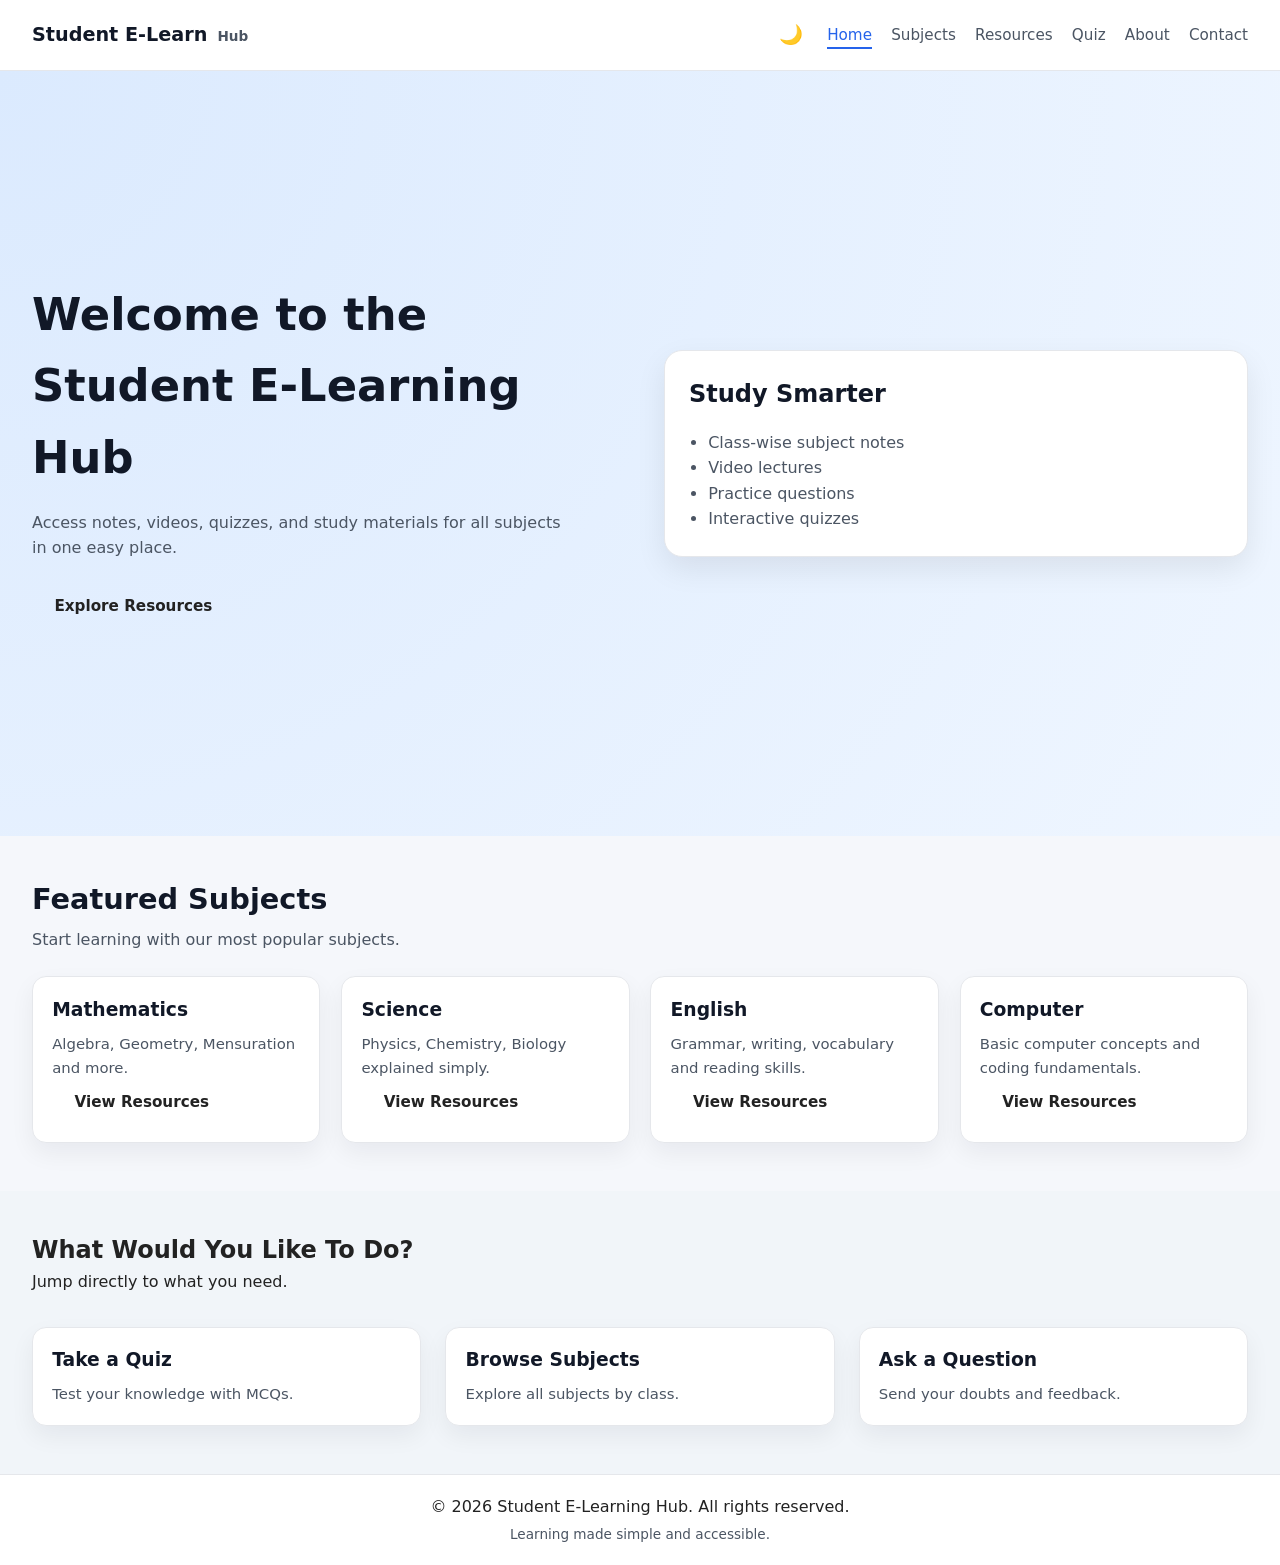
<file: index.html>
<!DOCTYPE html>
<html lang="en">
<head>
  <meta charset="UTF-8" />
  <title>Student E-Learning Hub | Home</title>
  <meta name="viewport" content="width=device-width, initial-scale=1.0" />
  <link rel="stylesheet" href="style.css" />
</head>

<body data-page="home">
  <div class="page-wrapper">

    <!-- Header -->
    <header class="header">
      <div class="container header-inner">

        <div class="logo">
          <span class="logo-main">Student E-Learn</span>
          <span class="logo-sub">Hub</span>
        </div>

        <!-- Navigation -->
        <nav>
          <div class="nav-links-wrapper">
            <button id="darkModeToggle" class="dark-toggle">🌙</button>
            <ul class="nav-links">
              <li><a href="index.html" class="active">Home</a></li>
              <li><a href="subjects.html">Subjects</a></li>
              <li><a href="resources.html">Resources</a></li>
              <li><a href="quiz.html">Quiz</a></li>
              <li><a href="about.html">About</a></li>
              <li><a href="contact.html">Contact</a></li>
            </ul>
          </div>
        </nav>

      </div>
    </header>

    <!-- Hero Section -->
    <main>
      <section class="hero">
        <div class="container hero-inner">

          <div class="hero-text">
            <h1>Welcome to the Student E-Learning Hub</h1>
            <p>
              Access notes, videos, quizzes, and study materials for all subjects in one easy place.
            </p>
            <a href="resources.html" class="btn btn-accent hero-cta">
              Explore Resources
            </a>
          </div>

          <div class="hero-illustration">
            <div class="hero-card">
              <h2>Study Smarter</h2>
              <ul>
                <li>Class-wise subject notes</li>
                <li>Video lectures</li>
                <li>Practice questions</li>
                <li>Interactive quizzes</li>
              </ul>
            </div>
          </div>

        </div>
      </section>

      <!-- Featured Subjects -->
      <section class="section">
        <div class="container">
          <div class="section-header">
            <h2>Featured Subjects</h2>
            <p>Start learning with our most popular subjects.</p>
          </div>

          <div class="card-grid">

            <article class="card subject-card">
              <h3>Mathematics</h3>
              <p>Algebra, Geometry, Mensuration and more.</p>
              <a href="resources.html#math" class="btn btn-outline">View Resources</a>
            </article>

            <article class="card subject-card">
              <h3>Science</h3>
              <p>Physics, Chemistry, Biology explained simply.</p>
              <a href="resources.html#science" class="btn btn-outline">View Resources</a>
            </article>

            <article class="card subject-card">
              <h3>English</h3>
              <p>Grammar, writing, vocabulary and reading skills.</p>
              <a href="resources.html#english" class="btn btn-outline">View Resources</a>
            </article>

            <article class="card subject-card">
              <h3>Computer</h3>
              <p>Basic computer concepts and coding fundamentals.</p>
              <a href="resources.html#computer" class="btn btn-outline">View Resources</a>
            </article>

          </div>
        </div>
      </section>

      <!-- Quick Links -->
      <section class="section section-alt">
        <div class="container quick-links">

          <div class="quick-links-info">
            <h2>What Would You Like To Do?</h2>
            <p>Jump directly to what you need.</p>
          </div>

          <div class="quick-links-grid">
            <a href="quiz.html" class="quick-link-card card">
              <h3>Take a Quiz</h3>
              <p>Test your knowledge with MCQs.</p>
            </a>

            <a href="subjects.html" class="quick-link-card card">
              <h3>Browse Subjects</h3>
              <p>Explore all subjects by class.</p>
            </a>

            <a href="contact.html" class="quick-link-card card">
              <h3>Ask a Question</h3>
              <p>Send your doubts and feedback.</p>
            </a>
          </div>

        </div>
      </section>
    </main>

    <!-- Footer -->
    <footer class="footer">
      <div class="container footer-inner">
        <p>&copy; <span id="year"></span> Student E-Learning Hub. All rights reserved.</p>
        <p class="footer-small">Learning made simple and accessible.</p>
      </div>
    </footer>

  </div>

  <script src="script.js"></script>
</body>
</html>
</file>
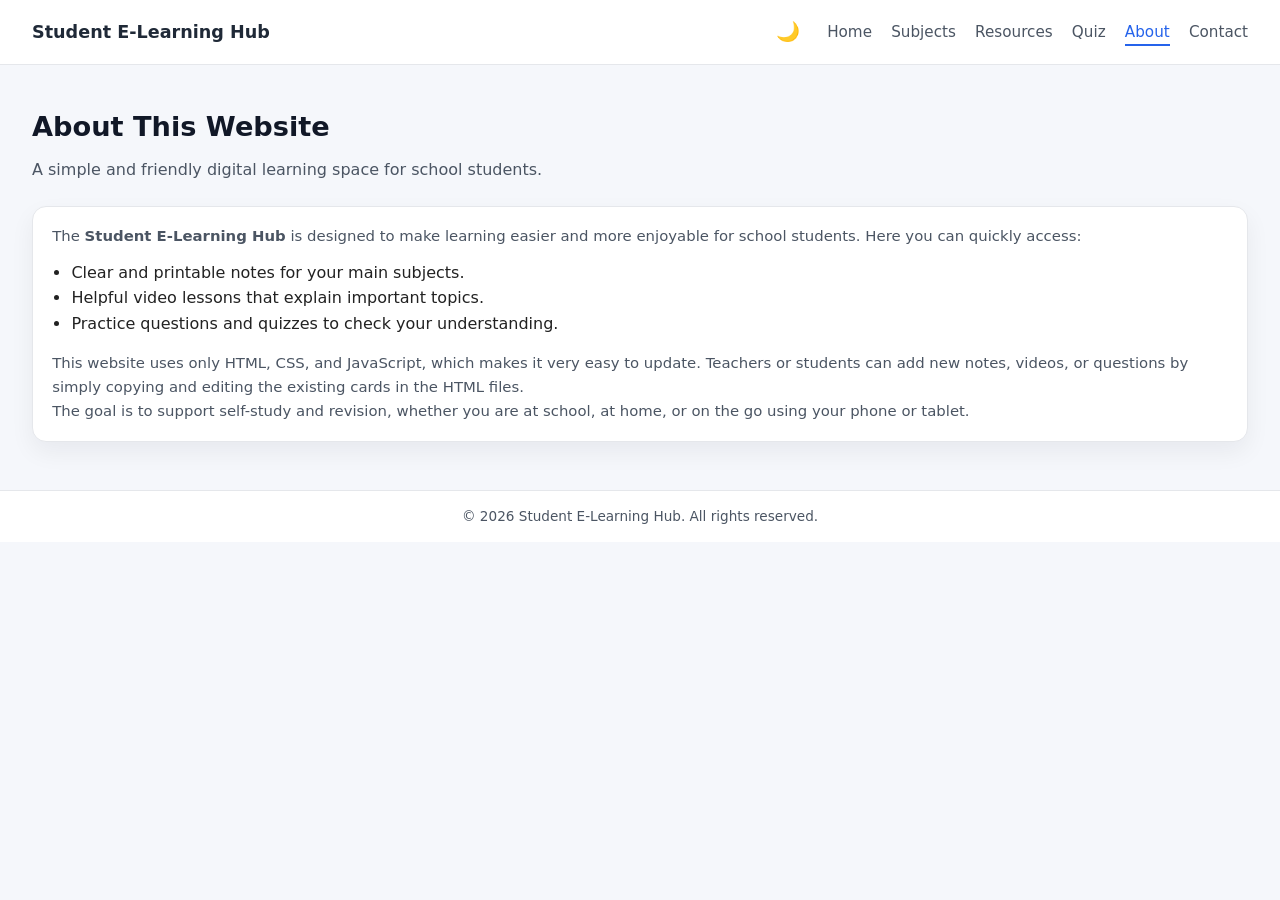
<file: about.html>
<!DOCTYPE html>
<html lang="en">
<head>
  <meta charset="UTF-8" />
  <title>Student E-Learning Hub | About</title>
  <meta name="viewport" content="width=device-width, initial-scale=1.0" />
  <link rel="stylesheet" href="style.css" />
</head>
<body>
  <header class="main-header">
    <div class="container nav-container">
      <div class="logo">Student E-Learning Hub</div>
      <nav>
        <ul class="nav-links">
          <button id="darkModeToggle" class="dark-toggle">🌙</button>
          <li><a href="index.html">Home</a></li>
          <li><a href="subjects.html">Subjects</a></li>
          <li><a href="resources.html">Resources</a></li>
          <li><a href="quiz.html">Quiz</a></li>
          <li><a href="about.html" class="active">About</a></li>
          <li><a href="contact.html">Contact</a></li>
        </ul>
      </nav>
    </div>
  </header>

  <main class="section">
    <div class="container">
      <h1 class="section-title">About This Website</h1>
      <p class="section-subtitle">
        A simple and friendly digital learning space for school students.
      </p>

      <div class="card about-card">
        <p>
          The <strong>Student E-Learning Hub</strong> is designed to make learning easier and
          more enjoyable for school students. Here you can quickly access:
        </p>
        <ul>
          <li>Clear and printable notes for your main subjects.</li>
          <li>Helpful video lessons that explain important topics.</li>
          <li>Practice questions and quizzes to check your understanding.</li>
        </ul>
        <p>
          This website uses only HTML, CSS, and JavaScript, which makes it
          very easy to update. Teachers or students can add new notes, videos,
          or questions by simply copying and editing the existing cards in the
          HTML files.
        </p>
        <p>
          The goal is to support self-study and revision, whether you are at
          school, at home, or on the go using your phone or tablet.
        </p>
      </div>
    </div>
  </main>

  <footer class="main-footer">
    <div class="container">
      <p>&copy; <span id="year"></span> Student E-Learning Hub. All rights reserved.</p>
    </div>
  </footer>

  <script src="script.js"></script>
</body>
</html>
</file>
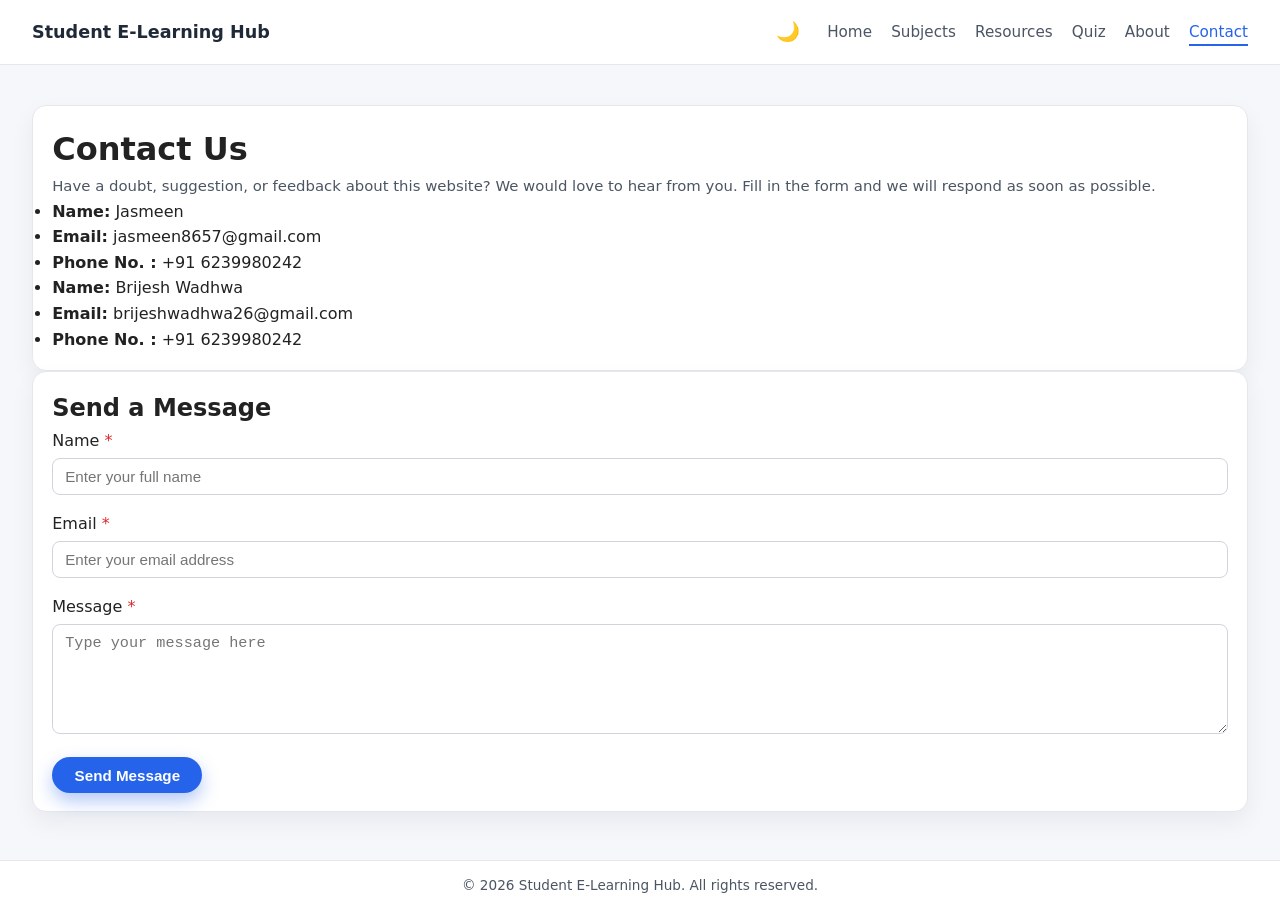
<file: contact.html>
<!DOCTYPE html>
<html lang="en">
<head>
  <meta charset="UTF-8" />
  <title>Student E-Learning Hub | Contact</title>
  <meta name="viewport" content="width=device-width, initial-scale=1.0" />
  <link rel="stylesheet" href="style.css" />
</head>
<body>
  <header class="main-header">
    <div class="container nav-container">
      <div class="logo">Student E-Learning Hub</div>
      <nav>
        <ul class="nav-links">
          <button id="darkModeToggle" class="dark-toggle">🌙</button>
          <li><a href="index.html">Home</a></li>
          <li><a href="subjects.html">Subjects</a></li>
          <li><a href="resources.html">Resources</a></li>
          <li><a href="quiz.html">Quiz</a></li>
          <li><a href="about.html">About</a></li>
          <li><a href="contact.html" class="active">Contact</a></li>
        </ul>
      </nav>
    </div>
  </header>

  <main class="section">
    <div class="container contact-layout">
      <!-- Contact Info Section -->
      <div class="contact-info card">
        <h1>Contact Us</h1>
        <p>
          Have a doubt, suggestion, or feedback about this website? We would love to hear from you.
          Fill in the form and we will respond as soon as possible.
        </p>
        <ul>
          <li><strong>Name:</strong> Jasmeen</li>
          <li><strong>Email:</strong> jasmeen8657@gmail.com</li>
          <li><strong>Phone No. :</strong> +91 6239980242</li>


          

          <li><strong>Name:</strong> Brijesh Wadhwa </li>
          <li><strong>Email:</strong> brijeshwadhwa26@gmail.com</li>
          <li><strong>Phone No. :</strong> +91 6239980242</li>
        </ul>
      </div>

      <!-- Contact Form Section -->
      <div class="contact-form-wrapper card">
        <h2>Send a Message</h2>
        <form id="contact-form" novalidate>
          <div class="form-group">
            <label for="name">Name <span class="required">*</span></label>
            <input type="text" id="name" name="name" placeholder="Enter your full name" required>
            <small class="error-message" id="name-error"></small>
          </div>

          <div class="form-group">
            <label for="email">Email <span class="required">*</span></label>
            <input type="email" id="email" name="email" placeholder="Enter your email address" required>
            <small class="error-message" id="email-error"></small>
          </div>

          <div class="form-group">
            <label for="message">Message <span class="required">*</span></label>
            <textarea id="message" name="message" rows="5" placeholder="Type your message here" required></textarea>
            <small class="error-message" id="message-error"></small>
          </div>

          <button type="submit" class="btn primary-btn">Send Message</button>
          <p id="contact-success" class="success-message" aria-live="polite"></p>
        </form>
      </div>
    </div>
  </main>

  <footer class="main-footer">
    <div class="container">
      <p>&copy; <span id="year"></span> Student E-Learning Hub. All rights reserved.</p>
    </div>
  </footer>

  <script src="script.js"></script>
</body>
</html>
</file>
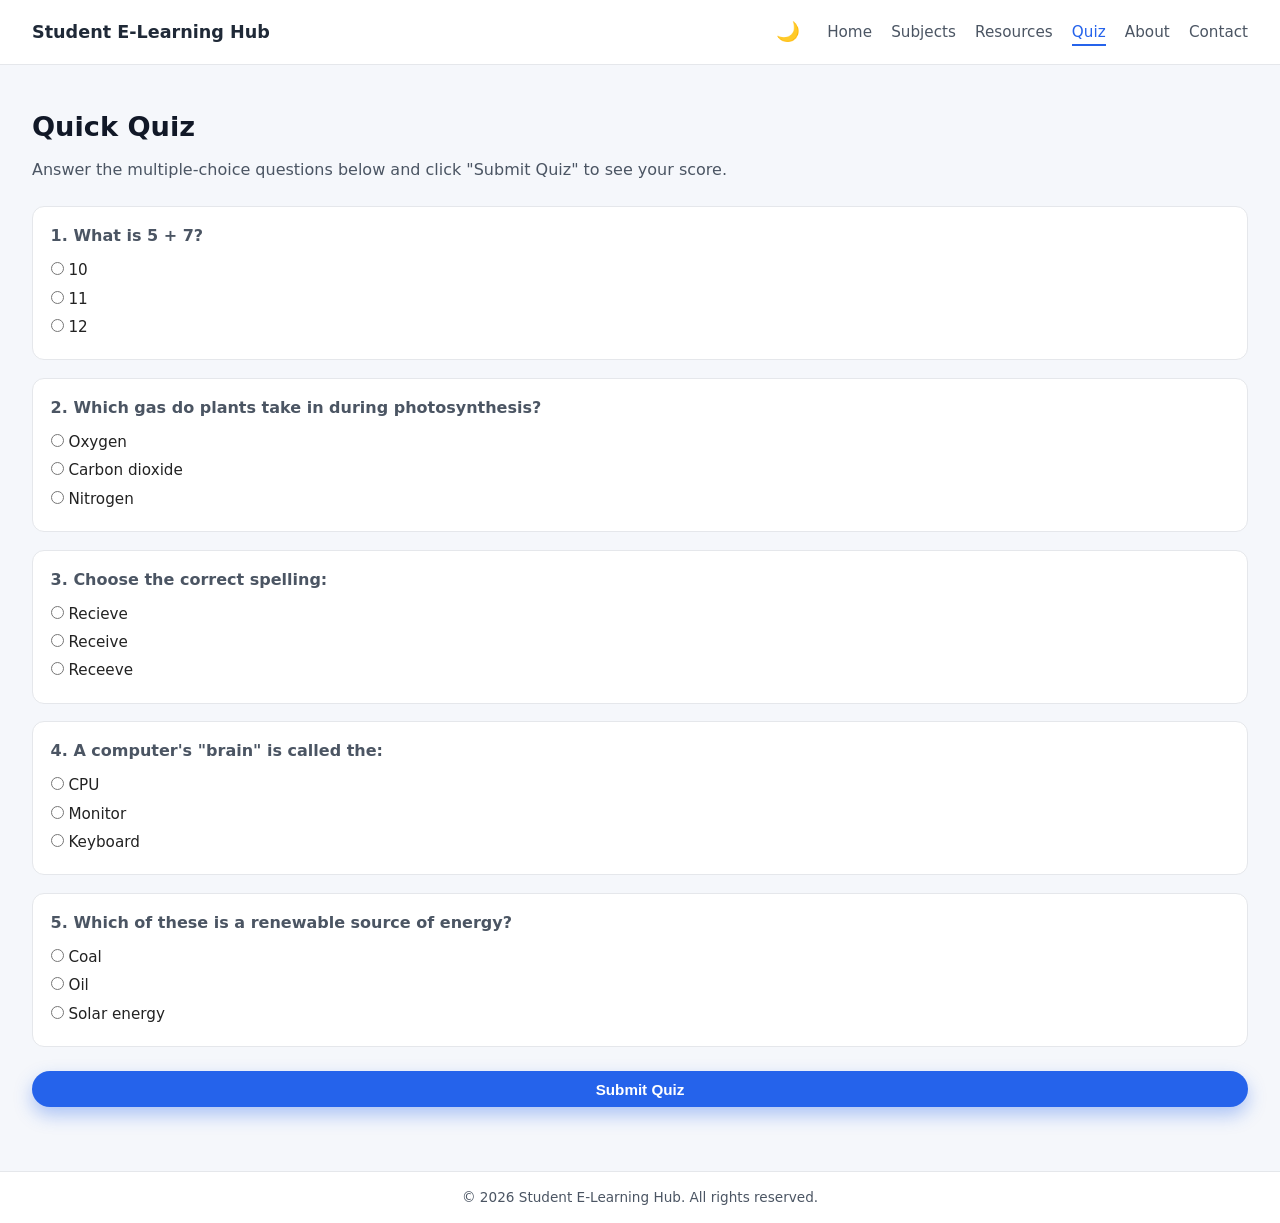
<file: quiz.html>
<!DOCTYPE html>
<html lang="en">
<head>
  <meta charset="UTF-8" />
  <title>Student E-Learning Hub | Quiz</title>
  <meta name="viewport" content="width=device-width, initial-scale=1.0" />
  <link rel="stylesheet" href="style.css" />
</head>
<body>
  <header class="main-header">
    <div class="container nav-container">
      <div class="logo">Student E-Learning Hub</div>
      <nav>
        <ul class="nav-links">
          <button id="darkModeToggle" class="dark-toggle">🌙</button>
          <li><a href="index.html">Home</a></li>
          <li><a href="subjects.html">Subjects</a></li>
          <li><a href="resources.html">Resources</a></li>
          <li><a href="quiz.html" class="active">Quiz</a></li>
          <li><a href="about.html">About</a></li>
          <li><a href="contact.html">Contact</a></li>
        </ul>
      </nav>
    </div>
  </header>

  <main class="section">
    <div class="container">
      <h1 class="section-title">Quick Quiz</h1>
      <p class="section-subtitle">
        Answer the multiple-choice questions below and click "Submit Quiz" to see your score.
      </p>

      <!-- To ADD new questions:
           1. Add a new block like the ones below inside the form.
           2. Change the question text and answer options.
           3. Update the correct answer in script.js (see "Quiz Section"). -->
      <form id="quiz-form" class="quiz-form">
        <div class="quiz-question">
          <p><strong>1. What is 5 + 7?</strong></p>
          <label><input type="radio" name="q1" value="a" /> 10</label>
          <label><input type="radio" name="q1" value="b" /> 11</label>
          <label><input type="radio" name="q1" value="c" /> 12</label>
        </div>

        <div class="quiz-question">
          <p><strong>2. Which gas do plants take in during photosynthesis?</strong></p>
          <label><input type="radio" name="q2" value="a" /> Oxygen</label>
          <label><input type="radio" name="q2" value="b" /> Carbon dioxide</label>
          <label><input type="radio" name="q2" value="c" /> Nitrogen</label>
        </div>

        <div class="quiz-question">
          <p><strong>3. Choose the correct spelling:</strong></p>
          <label><input type="radio" name="q3" value="a" /> Recieve</label>
          <label><input type="radio" name="q3" value="b" /> Receive</label>
          <label><input type="radio" name="q3" value="c" /> Receeve</label>
        </div>

        <div class="quiz-question">
          <p><strong>4. A computer's "brain" is called the:</strong></p>
          <label><input type="radio" name="q4" value="a" /> CPU</label>
          <label><input type="radio" name="q4" value="b" /> Monitor</label>
          <label><input type="radio" name="q4" value="c" /> Keyboard</label>
        </div>

        <div class="quiz-question">
          <p><strong>5. Which of these is a renewable source of energy?</strong></p>
          <label><input type="radio" name="q5" value="a" /> Coal</label>
          <label><input type="radio" name="q5" value="b" /> Oil</label>
          <label><input type="radio" name="q5" value="c" /> Solar energy</label>
        </div>

        <button type="submit" class="btn primary-btn quiz-submit-btn">Submit Quiz</button>
      </form>

      <div id="quiz-result" class="quiz-result" aria-live="polite"></div>
    </div>
  </main>

  <footer class="main-footer">
    <div class="container">
      <p>&copy; <span id="year"></span> Student E-Learning Hub. All rights reserved.</p>
    </div>
  </footer>

  <script src="script.js"></script>
</body>
</html>
</file>
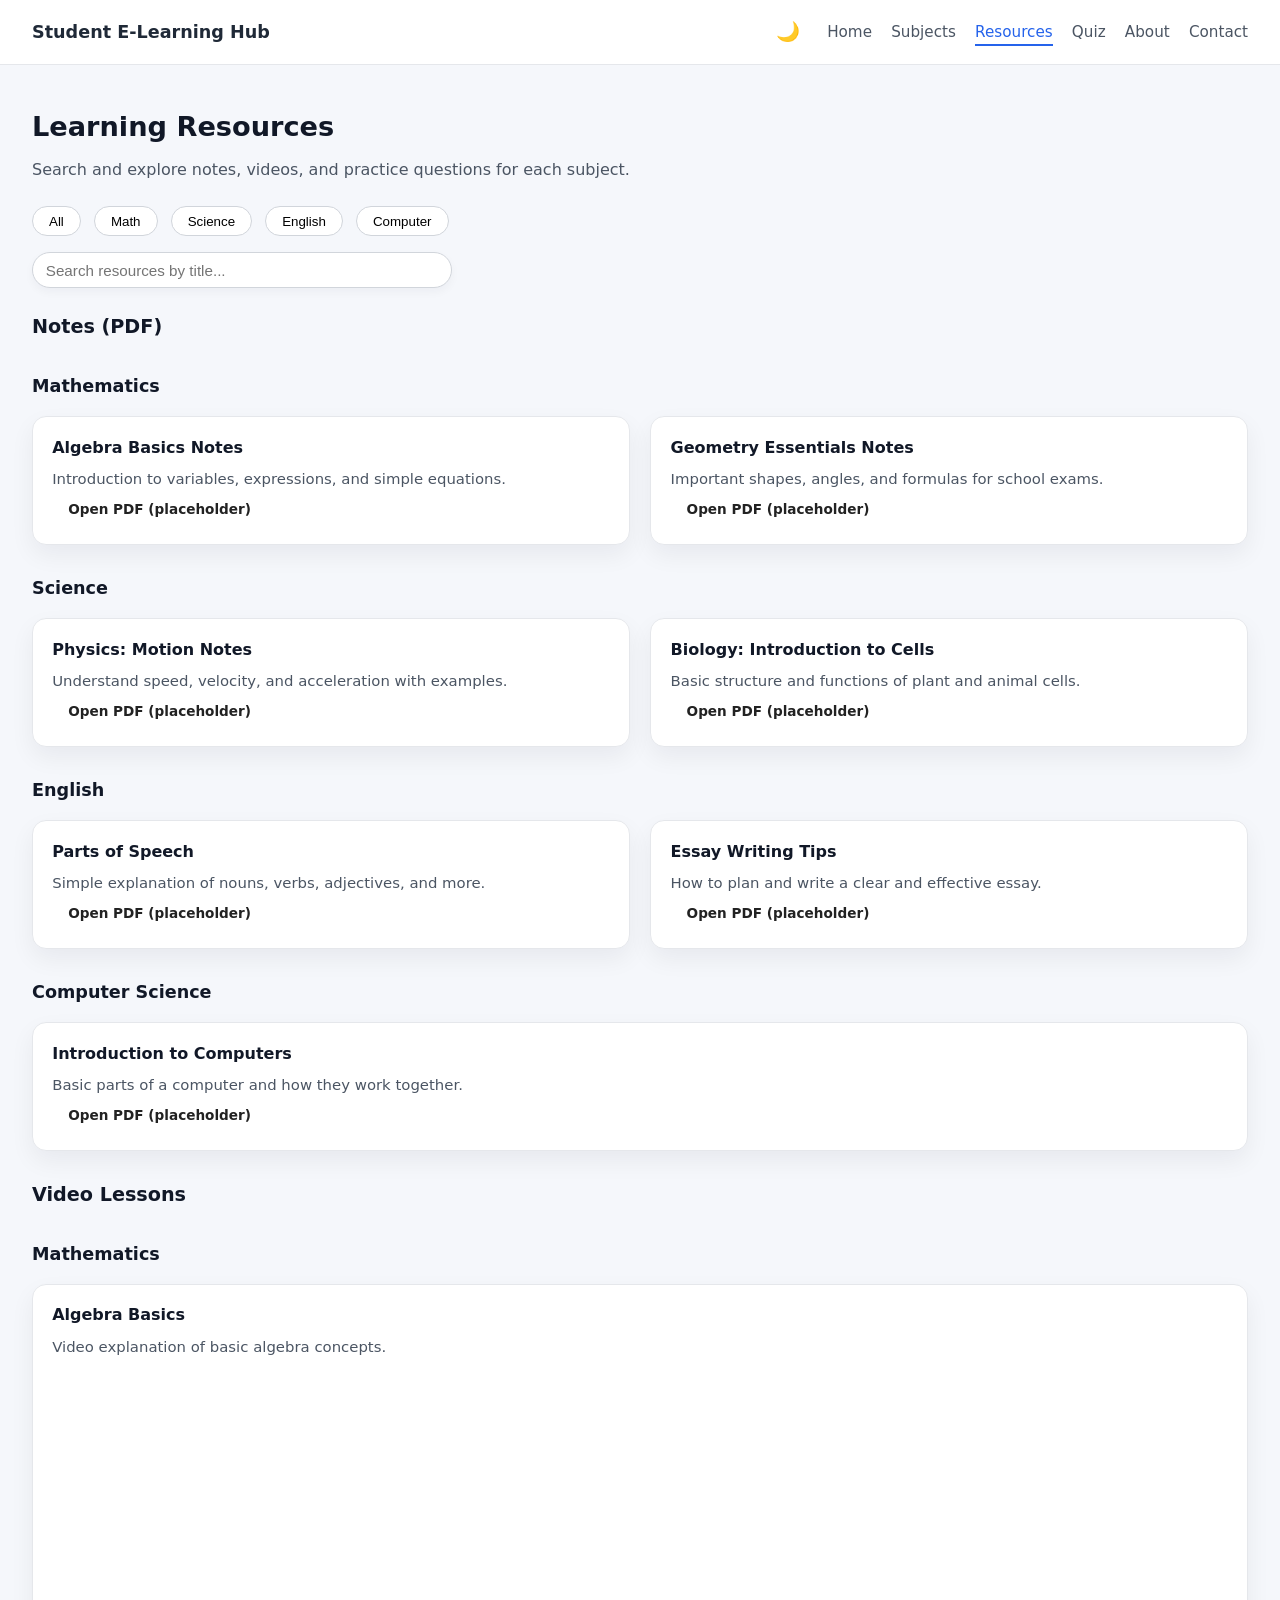
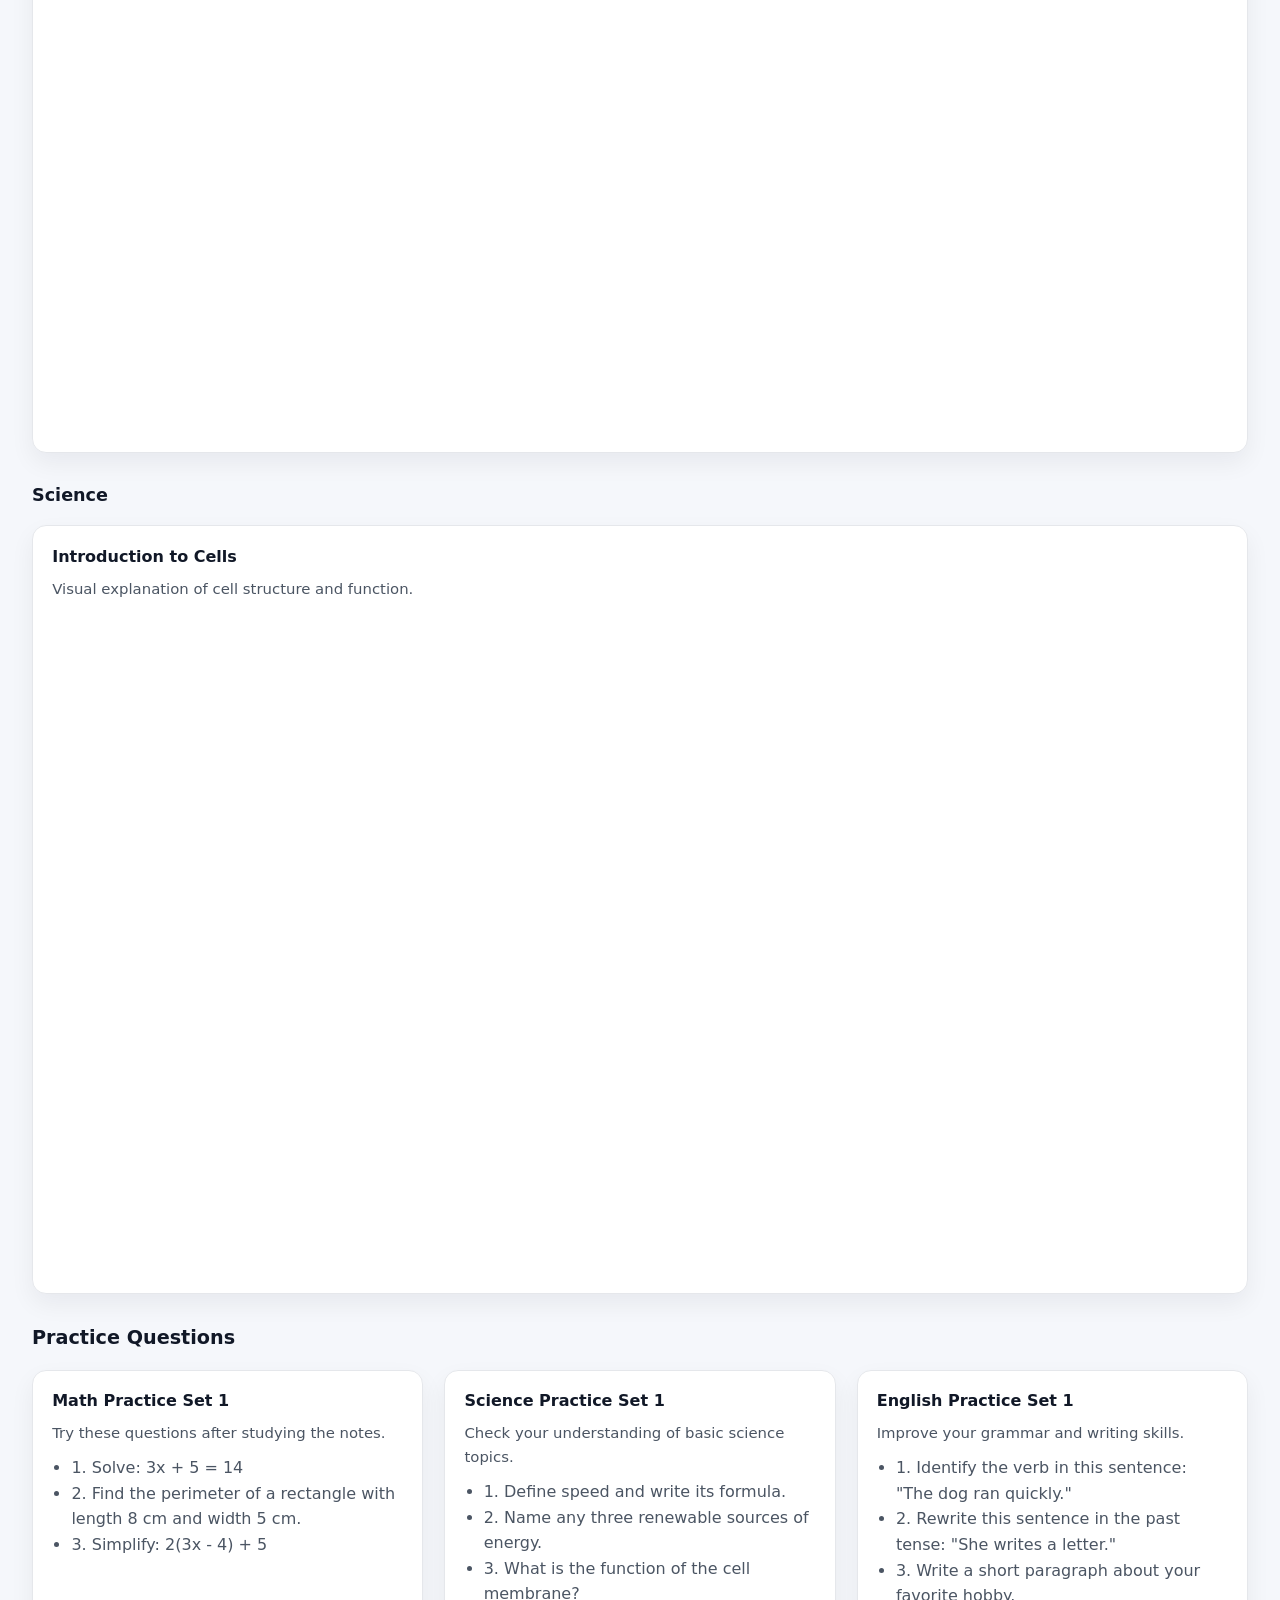
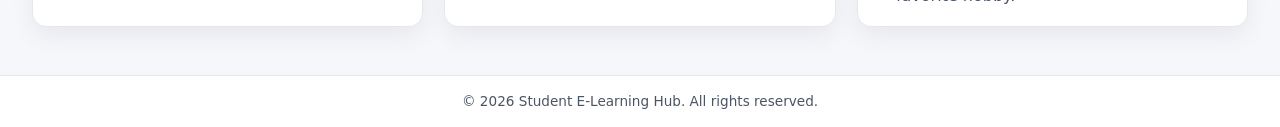
<file: resources.html>
<!DOCTYPE html>
<html lang="en">
<head>
  <meta charset="UTF-8" />
  <title>Student E-Learning Hub | Resources</title>
  <meta name="viewport" content="width=device-width, initial-scale=1.0" />
  <link rel="stylesheet" href="style.css" />
</head>
<body>
  <header class="main-header">
    <div class="container nav-container">
      <div class="logo">Student E-Learning Hub</div>
      <nav>
        <ul class="nav-links">
          <button id="darkModeToggle" class="dark-toggle">🌙</button>
          <li><a href="index.html">Home</a></li>
          <li><a href="subjects.html">Subjects</a></li>
          <li><a href="resources.html" class="active">Resources</a></li>
          <li><a href="quiz.html">Quiz</a></li>
          <li><a href="about.html">About</a></li>
          <li><a href="contact.html">Contact</a></li>
        </ul>
      </nav>
    </div>
  </header>

  <main class="section">
    <div class="container">
      <h1 class="section-title">Learning Resources</h1>
      <p class="section-subtitle">
        Search and explore notes, videos, and practice questions for each subject.
      </p>
      

      <div class="filter-buttons">
        <button class="filter-btn" data-filter="all">All</button>
        <button class="filter-btn" data-filter="math">Math</button>
        <button class="filter-btn" data-filter="science">Science</button>
        <button class="filter-btn" data-filter="english">English</button>
        <button class="filter-btn" data-filter="computer">Computer</button>
      </div>




      
      <!-- Search bar: filters resource cards by their title text -->
      <div class="search-bar">
        <input
          type="text"
          id="resource-search"
          placeholder="Search resources by title..."
          aria-label="Search resources by title"
        />
      </div>

      <!-- NOTES SECTION -->
      <!-- To ADD a new notes resource:
           1. Copy one ".resource-card" block inside the correct subject section.
           2. Change the title, description, and link.
           3. Optionally update data-subject for filtering by subject later. -->
      <section id="notes">
        <h2 class="section-subtitle-alt">Notes (PDF)</h2>

        <!-- Math Notes -->
        <h3 id="math" class="subject-heading">Mathematics</h3>
        <div class="card-grid">
          <div class="card resource-card" data-title="Algebra Basics Notes" data-subject="math">
            <h4>Algebra Basics Notes</h4>
            <p>Introduction to variables, expressions, and simple equations.</p>
            <a href="pdf/A Quick Algebra Review.pdf" class="btn small-btn">Open PDF (placeholder)</a>
          </div>
          <div class="card resource-card" data-title="Geometry Essentials Notes" data-subject="math">
            <h4>Geometry Essentials Notes</h4>
            <p>Important shapes, angles, and formulas for school exams.</p>
            <a href="pdf/KGBV_Teacher_in_Mathematics_Book-II(Code-23078).pdf" class="btn small-btn">Open PDF (placeholder)</a>
          </div>
        </div>

        <!-- Science Notes -->
        <h3 id="science" class="subject-heading">Science</h3>
        <div class="card-grid">
          <div class="card resource-card" data-title="Physics Motion Notes" data-subject="science">
            <h4>Physics: Motion Notes</h4>
            <p>Understand speed, velocity, and acceleration with examples.</p>
            <a href="pdf/Motion.pdf" class="btn small-btn">Open PDF (placeholder)</a>
          </div>
          <div class="card resource-card" data-title="Introduction to Cells Notes" data-subject="science">
            <h4>Biology: Introduction to Cells</h4>
            <p>Basic structure and functions of plant and animal cells.</p>
            <a href="pdf/Cell_Basics.pdf" class="btn small-btn">Open PDF (placeholder)</a>
          </div>
        </div>

        <!-- English Notes -->
        <h3 id="english" class="subject-heading">English</h3>
        <div class="card-grid">
          <div class="card resource-card" data-title="Parts of Speech Notes" data-subject="english">
            <h4>Parts of Speech</h4>
            <p>Simple explanation of nouns, verbs, adjectives, and more.</p>
            <a href="pdf/JELT640406.pdf" class="btn small-btn">Open PDF (placeholder)</a>
          </div>
          <div class="card resource-card" data-title="Essay Writing Tips Notes" data-subject="english">
            <h4>Essay Writing Tips</h4>
            <p>How to plan and write a clear and effective essay.</p>
            <a href="pdf/Essay Writing Tips for Students.pdf" class="btn small-btn">Open PDF (placeholder)</a>
          </div>
        </div>

        <!-- Computer Science Notes -->
        <h3 id="computer" class="subject-heading">Computer Science</h3>
        <div class="card-grid">
          <div class="card resource-card" data-title="Introduction to Computers Notes" data-subject="computer">
            <h4>Introduction to Computers</h4>
            <p>Basic parts of a computer and how they work together.</p>
            <a href="pdf/BCS101 -FOCP.pdf" class="btn small-btn">Open PDF (placeholder)</a>
          </div>
        </div>
      </section>

      <!-- VIDEOS SECTION -->
      <!-- To ADD a new video:
           1. Copy one ".resource-card" inside the correct subject group.
           2. Change the title, description, and YouTube embed URL. -->
      <section id="videos" class="section-top-margin">
        <h2 class="section-subtitle-alt">Video Lessons</h2>

        <!-- Math Videos -->
        <h3 class="subject-heading">Mathematics</h3>
        <div class="card-grid">
          <div class="card resource-card" data-title="Algebra Basics Video" data-subject="math">
            <h4>Algebra Basics</h4>
            <p>Video explanation of basic algebra concepts.</p>
            <div class="video-wrapper">
              <!-- Replace src with any YouTube embed link you like -->
              <iframe
              src="https://www.youtube.com/embed/NybHckSEQBI"
              title="Algebra Basics Video"
              frameborder="0"
              allow="accelerometer; autoplay; clipboard-write; encrypted-media; gyroscope; picture-in-picture"
              allowfullscreen>
            </iframe>
            </div>
          </div>
        </div>

        <!-- Science Videos -->
        <h3 class="subject-heading">Science</h3>
        <div class="card-grid">
          <div class="card resource-card" data-title="Introduction to Cells Video" data-subject="science">
            <h4>Introduction to Cells</h4>
            <p>Visual explanation of cell structure and function.</p>
            <div class="video-wrapper">
              <iframe
                src="https://www.youtube.com/embed/t5DvF5OVr1Y&t"
                title="Introduction to Cells Video"
                frameborder="0"
                allow="accelerometer; autoplay; clipboard-write; encrypted-media; gyroscope; picture-in-picture"
                allowfullscreen
              ></iframe>
            </div>
          </div>
        </div>
      </section>

      <!-- PRACTICE QUESTIONS SECTION -->
      <!-- To ADD questions:
           1. Copy one ".resource-card" block.
           2. Edit the list items to change questions. -->
      <section id="practice" class="section-top-margin">
        <h2 class="section-subtitle-alt">Practice Questions</h2>

        <div class="card-grid">
          <div class="card resource-card" data-title="Math Practice Set 1" data-subject="math">
            <h4>Math Practice Set 1</h4>
            <p>Try these questions after studying the notes.</p>
            <ul class="question-list">
              <li>1. Solve: 3x + 5 = 14</li>
              <li>2. Find the perimeter of a rectangle with length 8 cm and width 5 cm.</li>
              <li>3. Simplify: 2(3x - 4) + 5</li>
            </ul>
          </div>

          <div class="card resource-card" data-title="Science Practice Set 1" data-subject="science">
            <h4>Science Practice Set 1</h4>
            <p>Check your understanding of basic science topics.</p>
            <ul class="question-list">
              <li>1. Define speed and write its formula.</li>
              <li>2. Name any three renewable sources of energy.</li>
              <li>3. What is the function of the cell membrane?</li>
            </ul>
          </div>

          <div class="card resource-card" data-title="English Practice Set 1" data-subject="english">
            <h4>English Practice Set 1</h4>
            <p>Improve your grammar and writing skills.</p>
            <ul class="question-list">
              <li>1. Identify the verb in this sentence: "The dog ran quickly."</li>
              <li>2. Rewrite this sentence in the past tense: "She writes a letter."</li>
              <li>3. Write a short paragraph about your favorite hobby.</li>
            </ul>
          </div>
        </div>
      </section>
    </div>
  </main>

  <footer class="main-footer">
    <div class="container">
      <p>&copy; <span id="year"></span> Student E-Learning Hub. All rights reserved.</p>
    </div>
  </footer>

  <script src="script.js"></script>
</body>
</html>
</file>
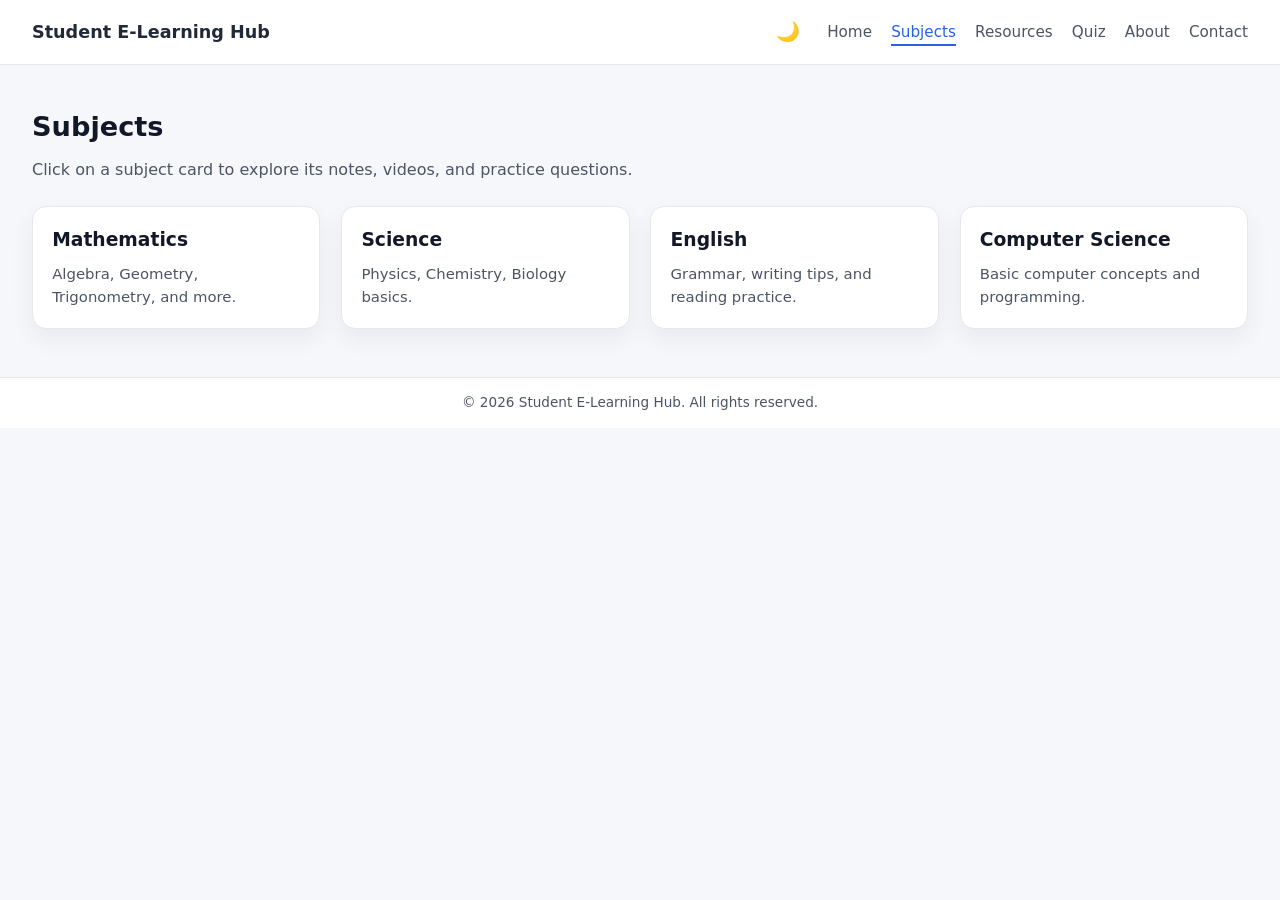
<file: subjects.html>
<!DOCTYPE html>
<html lang="en">
<head>
  <meta charset="UTF-8" />
  <title>Student E-Learning Hub | Subjects</title>
  <meta name="viewport" content="width=device-width, initial-scale=1.0" />
  <link rel="stylesheet" href="style.css" />
</head>
<body>
  <header class="main-header">
    <div class="container nav-container">
      <div class="logo">Student E-Learning Hub</div>
      <nav>
        <ul class="nav-links">
          <button id="darkModeToggle" class="dark-toggle">🌙</button>
          <li><a href="index.html">Home</a></li>
          <li><a href="subjects.html" class="active">Subjects</a></li>
          <li><a href="resources.html">Resources</a></li>
          <li><a href="quiz.html">Quiz</a></li>
          <li><a href="about.html">About</a></li>
          <li><a href="contact.html">Contact</a></li>
        </ul>
      </nav>
    </div>
  </header>

  <main class="section">
    <div class="container">
      <h1 class="section-title">Subjects</h1>
      <p class="section-subtitle">
        Click on a subject card to explore its notes, videos, and practice questions.
      </p>

      <!-- To ADD a new subject:
           1. Copy one ".subject-card" block.
           2. Change the subject name and short description.
           3. Update the "href" to point to the correct section in resources.html. -->
      <div class="card-grid">
        <a href="resources.html#math" class="card subject-card">
          <h3>Mathematics</h3>
          <p>Algebra, Geometry, Trigonometry, and more.</p>
        </a>
        <a href="resources.html#science" class="card subject-card">
          <h3>Science</h3>
          <p>Physics, Chemistry, Biology basics.</p>
        </a>
        <a href="resources.html#english" class="card subject-card">
          <h3>English</h3>
          <p>Grammar, writing tips, and reading practice.</p>
        </a>
        <a href="resources.html#computer" class="card subject-card">
          <h3>Computer Science</h3>
          <p>Basic computer concepts and programming.</p>
        </a>
      </div>
    </div>
  </main>

  <footer class="main-footer">
    <div class="container">
      <p>&copy; <span id="year"></span> Student E-Learning Hub. All rights reserved.</p>
    </div>
  </footer>

  <script src="script.js"></script>
</body>
</html>
</file>
<file: style.css>
/* ===========================
   Global Styles
   =========================== */

/* Smooth scrolling for in-page links */


:root {
  --bg-color: #f5f7fb;
  --text-color: #222;
  --card-bg: #ffffff;
  --muted-text: #4b5563;
  --heading-color: #111827;
  --border-color: #e5e7eb;
  --header-bg: #ffffff;
}



html {
    scroll-behavior: smooth;
  }
  
  * {
    box-sizing: border-box;
    margin: 0;
    padding: 0;
  }
  
  body {
    font-family: system-ui, -apple-system, BlinkMacSystemFont, "Segoe UI", sans-serif;
    background-color: var(--bg-color);
    color: var(--text-color);
    line-height: 1.6;
  }
  
  /* Container for consistent page width */
  .container {
    width: 95%;
    max-width: 1400px;   /* increased from 1100px */
    margin: 0 auto;
  }
  /* Links and buttons */
  a {
    text-decoration: none;
    color: inherit;
  }
  
  .btn {
    display: inline-block;
    padding: 0.6rem 1.4rem;
    border-radius: 999px;
    border: none;
    cursor: pointer;
    font-weight: 600;
    font-size: 0.95rem;
    transition: background-color 0.2s ease, color 0.2s ease, transform 0.15s ease,
      box-shadow 0.15s ease;
  }
  
  .primary-btn {
    background-color: #2563eb;
    color: #fff;
    box-shadow: 0 8px 18px rgba(37, 99, 235, 0.35);
  }
  
  .primary-btn:hover {
    background-color: #1d4ed8;
    transform: translateY(-2px);
    box-shadow: 0 10px 24px rgba(37, 99, 235, 0.45);
  }
  
  .secondary-btn {
    background-color: #fff;
    color: #2563eb;
    border: 1px solid #d1d5db;
  }
  
  .secondary-btn:hover {
    background-color: #eff6ff;
    transform: translateY(-2px);
  }
  
  .small-btn {
    padding: 0.4rem 1rem;
    font-size: 0.85rem;
  }
  
  /* ===========================
     Header & Navigation
     =========================== */
  
  .main-header {
    background-color: #ffffff;
    border-bottom: 1px solid #e5e7eb;
    position: sticky;
    top: 0;
    z-index: 1000;
  }
  
  .nav-container {
    display: flex;
    align-items: center;
    justify-content: space-between;
    gap: 1rem;
    height: 64px;
  }
  
  .logo {
    font-weight: 800;
    color: #1f2937;
    font-size: 1.1rem;
  }
  
  .nav-links {
    list-style: none;
    display: flex;
    gap: 1.2rem;
  }
  
  .nav-links a {
    font-size: 0.95rem;
    color: #4b5563;
    padding-bottom: 0.15rem;
    border-bottom: 2px solid transparent;
    transition: color 0.2s ease, border-color 0.2s ease;
  }
  
  .nav-links a:hover {
    color: #1f2937;
  }
  
  .nav-links a.active {
    color: #2563eb;
    border-color: #2563eb;
  }
  
  /* ===========================
     Hero Section (Home)
     =========================== */
    .hero {
      background: radial-gradient(circle at top left, #dbeafe, #eff6ff);
    }


  body.dark-mode .hero {
    background: radial-gradient(circle at top left, #1e293b, #0f172a);
  }
  
  .hero-content {
    display: flex;
    align-items: center;
    justify-content: center;
    min-height: 260px;
  }
  
  .hero h1 {
    font-size: clamp(2rem, 3vw + 1rem, 2.8rem);
    margin-bottom: 1rem;
    color: var(--heading-color);
  }
  
  .hero p {
    max-width: 540px;
    color: var(--muted-text);
    margin-bottom: 1.5rem;
  }
  
  .hero-buttons {
    display: flex;
    gap: 0.8rem;
    flex-wrap: wrap;
  }
  
  /* ===========================
     Sections & Cards
     =========================== */
  
  .section {
    padding: 2.5rem 0 3rem;
  }
  
  .section-title {
    font-size: 1.7rem;
    margin-bottom: 0.5rem;
    color: var(--heading-color);
  }
  
  .section-subtitle {
    color: var(--muted-text);
    margin-bottom: 1.5rem;
  }
  
  .section-subtitle-alt {
    font-size: 1.2rem;
    margin: 1.5rem 0 0.75rem;
    color: var(--heading-color);
  }
  
  .section-top-margin {
    margin-top: 1.8rem;
  }
  
  .card-grid {
    display: grid;
    grid-template-columns: repeat(auto-fit, minmax(260px, 1fr));
    gap: 1.3rem;
    margin-top: 1rem;
  }
  
  .card {
    background-color: var(--card-bg);
    border: 1px solid var(--border-color);
    border-radius: 14px;
    padding: 1.1rem 1.2rem;
    box-shadow: 0 10px 24px rgba(15, 23, 42, 0.06);
    transition: transform 0.15s ease, box-shadow 0.15s ease, border-color 0.15s ease;
  }
  
  .card:hover {
    transform: translateY(-4px);
    box-shadow: 0 16px 32px rgba(15, 23, 42, 0.12);
    border-color: #c7d2fe;
  }
  
  .card h3,
  .card h4 {
    margin-bottom: 0.5rem;
    color: var(--heading-color);
  }
  
  .card p {
    font-size: 0.93rem;
    color: var(--muted-text);
  }
  
  /* Subject headings inside resources */
  .subject-heading {
    margin-top: 1.8rem;
    margin-bottom: 0.6rem;
    font-size: 1.1rem;
    color: var(--heading-color);
  }
  
  /* Question lists */
  .question-list {
    list-style: disc;
    padding-left: 1.2rem;
    margin-top: 0.6rem;
    color: var(--muted-text); 
  }
  
  /* ===========================
     Search Bar (Resources)
     =========================== */
  
  .search-bar {
    margin: 1rem 0 1.5rem;
  }
  
  #resource-search {
    width: 100%;
    max-width: 420px;
    padding: 0.55rem 0.8rem;
    border-radius: 999px;
    border: 1px solid #d1d5db;
    outline: none;
    font-size: 0.95rem;
    box-shadow: 0 4px 10px rgba(15, 23, 42, 0.04);
    transition: border-color 0.15s ease, box-shadow 0.15s ease;
  }
  
  #resource-search:focus {
    border-color: #2563eb;
    box-shadow: 0 0 0 3px rgba(37, 99, 235, 0.15);
  }
  
  /* ===========================
     Video Wrapper
     =========================== */
  
  .video-wrapper {
    position: relative;
    padding-bottom: 56.25%;
    height: 0;
    overflow: hidden;
    border-radius: 12px;
    margin-top: 0.8rem;
  }
  
  .video-wrapper iframe {
    position: absolute;
    top: 0;
    left: 0;
    width: 100%;
    height: 100%;
    border: 0;
    border-radius: 12px;
  }
  
  /* ===========================
     Quiz Styles
     =========================== */
  
  .quiz-form {
    margin-top: 1.5rem;
    display: flex;
    flex-direction: column;
    gap: 1.1rem;
  }
  
  .quiz-question {
    background-color: var(--card-bg);
    border: 1px solid var(--border-color);
    border-radius: 12px;
    padding: 1rem 1.1rem;
    color: var(--muted-text);
  }
  
  .quiz-question p {
    margin-bottom: 0.6rem;
  }
  
  .quiz-question label {
    display: block;
    font-size: 0.95rem;
    color: var(--text-color);
    margin-bottom: 0.25rem;
  }

  
  .quiz-submit-btn {
    margin-top: 0.4rem;
  }
  
  .quiz-result {
    margin-top: 1rem;
    font-weight: 600;
    color: var(--heading-color);
  }
  
  /* ===========================
     Contact Form
     =========================== */
  
  .contact-form {
    margin-top: 1.5rem;
    max-width: 520px;
  }
  
  .form-group {
    margin-bottom: 1rem;
  }
  
  .form-group label {
    display: block;
    margin-bottom: 0.3rem;
    font-weight: 500;
  }
  
  .required {
    color: #dc2626;
  }
  
  .form-group input,
  .form-group textarea {
    width: 100%;
    padding: 0.55rem 0.75rem;
    border-radius: 8px;
    border: 1px solid #d1d5db;
    font-size: 0.95rem;
    outline: none;
    transition: border-color 0.15s ease, box-shadow 0.15s ease;
  }
  
  .form-group input:focus,
  .form-group textarea:focus {
    border-color: #2563eb;
    box-shadow: 0 0 0 3px rgba(37, 99, 235, 0.15);
  }
  
  .contact-message {
    margin-top: 0.7rem;
    font-size: 0.93rem;
  }
  
  /* Success and error message colors (set in JS via classes) */
  .contact-message.success {
    color: #15803d;
  }
  
  .contact-message.error {
    color: #b91c1c;
  }
  
  /* ===========================
     About Page
     =========================== */
  
  .about-card ul {
    list-style: disc;
    padding-left: 1.2rem;
    margin: 0.7rem 0 1rem;
  }
  
  /* ===========================
     Footer
     =========================== */
  
  .main-footer {
    background-color: var(--header-bg);
    border-color: var(--border-color);
    border-top: 1px solid #e5e7eb;
    padding: 0.9rem 0;
    margin-top: auto;
  }
  
  .main-footer p {
    text-align: center;
    font-size: 0.85rem;
    color: var(--muted-text);
  }
  
  /* ===========================
     Responsive Design
     =========================== */
  
  @media (max-width: 768px) {
    .nav-container {
      flex-direction: column;
      align-items: flex-start;
      gap: 0.4rem;
      padding: 0.5rem 0;
    }
  
    .nav-links {
      flex-wrap: wrap;
      gap: 0.6rem;
      font-size: 0.9rem;
    }
  
    .hero {
      padding-top: 2.5rem;
    }
  
    .hero-content {
      text-align: left;
    }
  }
  
  @media (max-width: 480px) {
    .hero-buttons {
      flex-direction: column;
      align-items: flex-start;
    }
  
    .card {
      padding: 0.9rem 1rem;
    }
  }




  /* =========================
   Dark Mode
========================= */
body.dark-mode {
  --bg-color: #0f172a;
  --text-color: #f1f5f9;
  --card-bg: #1e293b;
  --muted-text: #cbd5e1;
  --heading-color: #f8fafc;
  --border-color: #334155;
  --header-bg: #1e293b;
}

body.dark-mode .main-header,
body.dark-mode .main-footer,
body.dark-mode .card,
body.dark-mode .quiz-question {
  background-color: #1e293b;
  border-color: #334155;
}

body.dark-mode .nav-links a {
  color: #cbd5e1;
}

body.dark-mode .nav-links a.active {
  color: #60a5fa;
}

body.dark-mode .section-title,
body.dark-mode .card h3,
body.dark-mode .card h4 {
  color: #f8fafc;
}

.dark-toggle {
  background: none;
  border: none;
  font-size: 1.2rem;
  cursor: pointer;
}





.filter-buttons {
  margin-bottom: 1rem;
}

.filter-btn {
  padding: 0.4rem 1rem;
  border-radius: 999px;
  border: 1px solid #d1d5db;
  background: #fff;
  cursor: pointer;
  margin-right: 0.5rem;
}

.filter-btn.active {
  background: #2563eb;
  color: #fff;
}




.card {
  opacity: 0;
  transform: translateY(20px);
  animation: fadeUp 0.6s ease forwards;
}

@keyframes fadeUp {
  to {
    opacity: 1;
    transform: translateY(0);
  }
}





/* ===========================
   NEW LAYOUT STYLES (Merged Design)
   =========================== */

/* Header */
.header {
  background-color: var(--header-bg);
  border-bottom: 1px solid var(--border-color);
  position: sticky;
  top: 0;
  z-index: 1000;
}

.header-inner {
  display: flex;
  align-items: center;
  justify-content: space-between;
  gap: 1rem;
  height: 70px;
}

.logo-main {
  font-weight: 800;
  font-size: 1.2rem;
  color: var(--heading-color);
}

.logo-sub {
  font-size: 0.85rem;
  color: var(--muted-text);
  margin-left: 4px;
}

/* Hero */
.hero {
  padding: 80px 0;
  min-height: 85vh;
  display: flex;
  align-items: center;
}

.hero-inner {
  display: flex;
  align-items: center;
  justify-content: space-between;
  gap: 3rem;
  flex-wrap: wrap;
}

.hero-text {
  flex: 1;
  min-width: 280px;
}

.hero-illustration {
  flex: 1;
  min-width: 280px;
}

.hero-card {
  background: var(--card-bg);
  border: 1px solid var(--border-color);
  border-radius: 18px;
  padding: 1.5rem;
  box-shadow: 0 12px 30px rgba(0,0,0,0.08);
}

.hero-card h2 {
  margin-bottom: 1rem;
  color: var(--heading-color);
}

.hero-card ul {
  list-style: disc;
  padding-left: 1.2rem;
  color: var(--muted-text);
}

/* Section Header */
.section-header {
  margin-bottom: 1.5rem;
}

.section-header h2 {
  font-size: 1.8rem;
  color: var(--heading-color);
}

.section-header p {
  color: var(--muted-text);
  margin-top: 0.3rem;
}

/* Quick Links */
.section-alt {
  background: #f1f5f9;
}

body.dark-mode .section-alt {
  background: #0f172a;
}

.quick-links {
  display: flex;
  flex-direction: column;
  gap: 2rem;
}

.quick-links-grid {
  display: grid;
  grid-template-columns: repeat(auto-fit, minmax(220px, 1fr));
  gap: 1.5rem;
}

.quick-link-card {
  text-align: left;
}

/* Footer */
.footer {
  background-color: var(--header-bg);
  border-top: 1px solid var(--border-color);
  padding: 1.2rem 0;
  margin-top: auto;
}

.footer-inner {
  text-align: center;
}

.footer-small {
  font-size: 0.85rem;
  color: var(--muted-text);
  margin-top: 0.3rem;
}




/* ===========================
   Fix Dark Mode Toggle Alignment
=========================== */

.nav-links-wrapper {
  display: flex;
  align-items: center; /* vertically center everything inside */
  gap: 1rem;           /* space between toggle and links */
}

/* Apply to the toggle button */
#darkModeToggle {
  display: flex;
  align-items: center;   /* center icon vertically */
  justify-content: center;
  height: 32px;          /* match approximate height of links */
  padding: 0 0.5rem;
  font-size: 1.2rem;
  line-height: 1;        /* remove extra spacing */
  background: none;
  border: none;
  cursor: pointer;
  margin: 0;
}

/* Make sure nav links are aligned */
.nav-links {
  display: flex;
  align-items: center;
  gap: 1.2rem;
}

/* Optional: adjust mobile layout */
@media (max-width: 768px) {
  .nav-links-wrapper {
    flex-direction: row;
    align-items: center;
  }
  #darkModeToggle {
    height: auto;
  }
}
</file>
